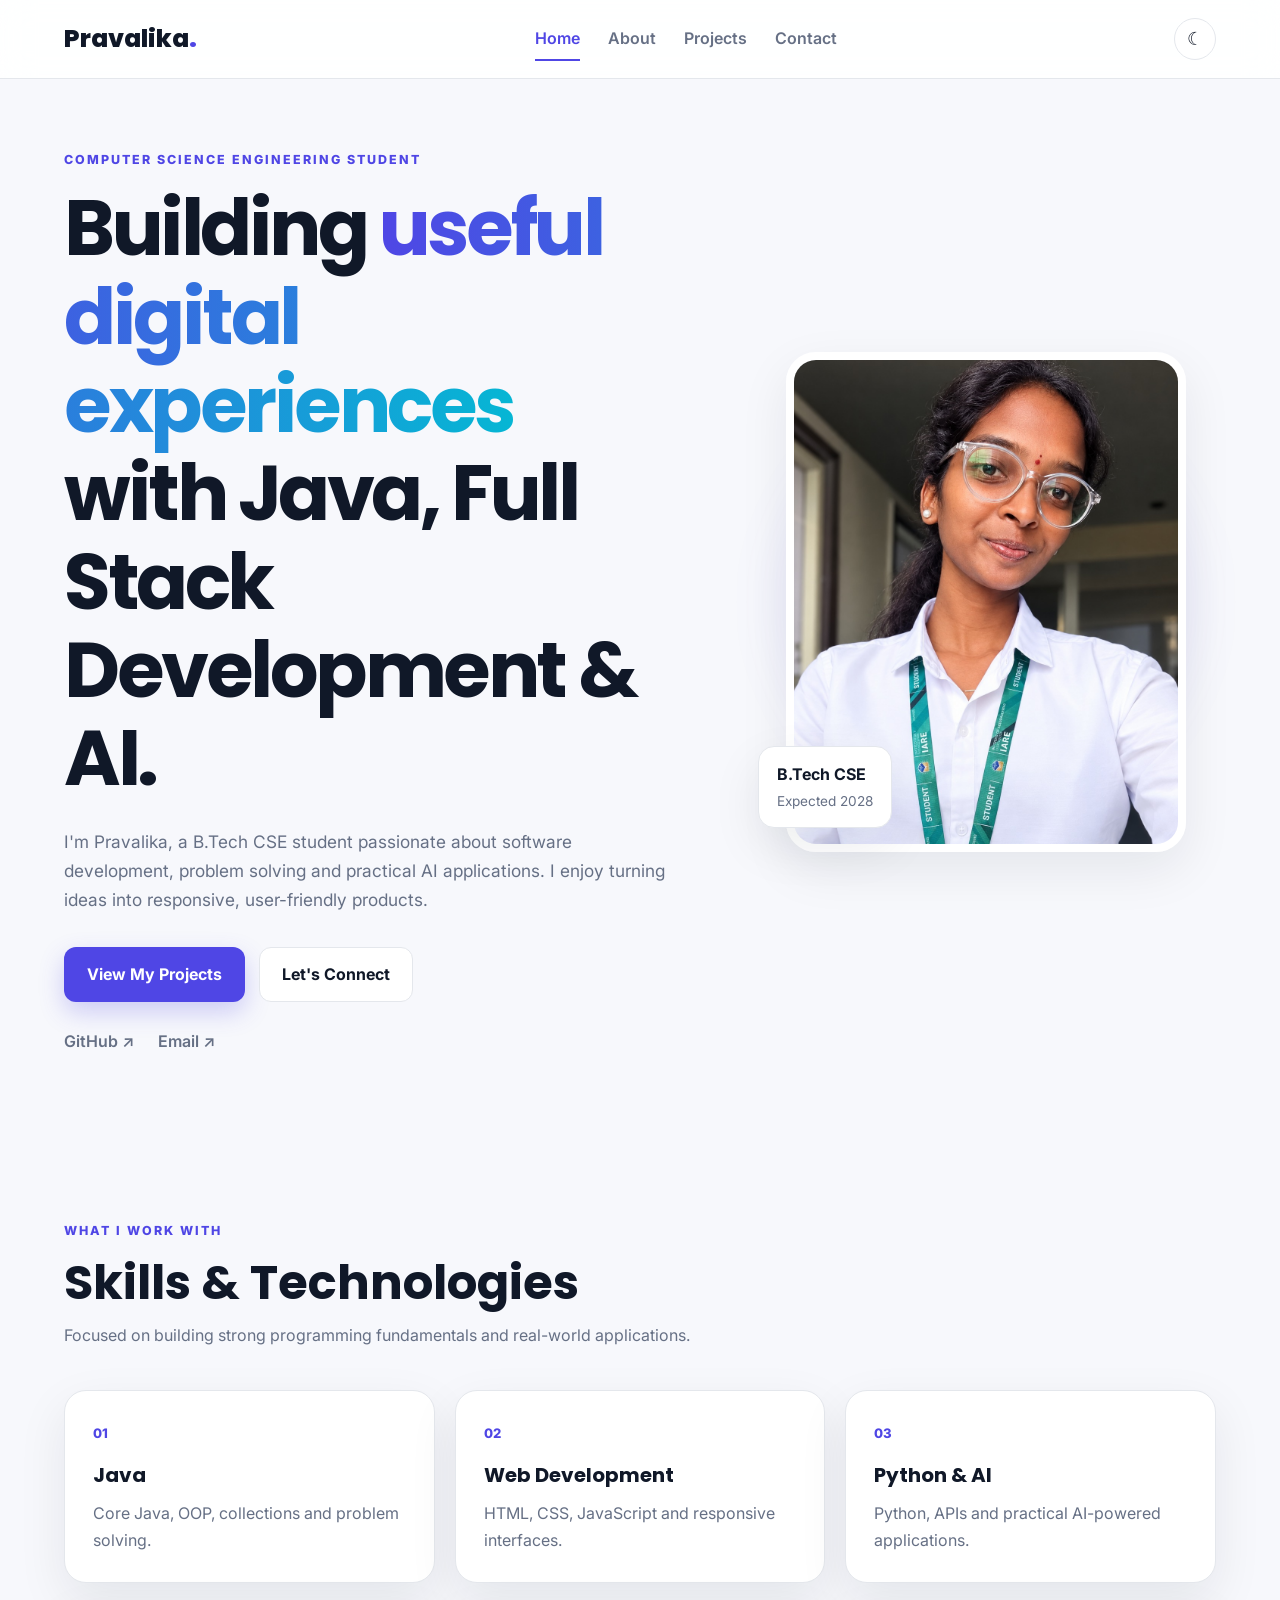
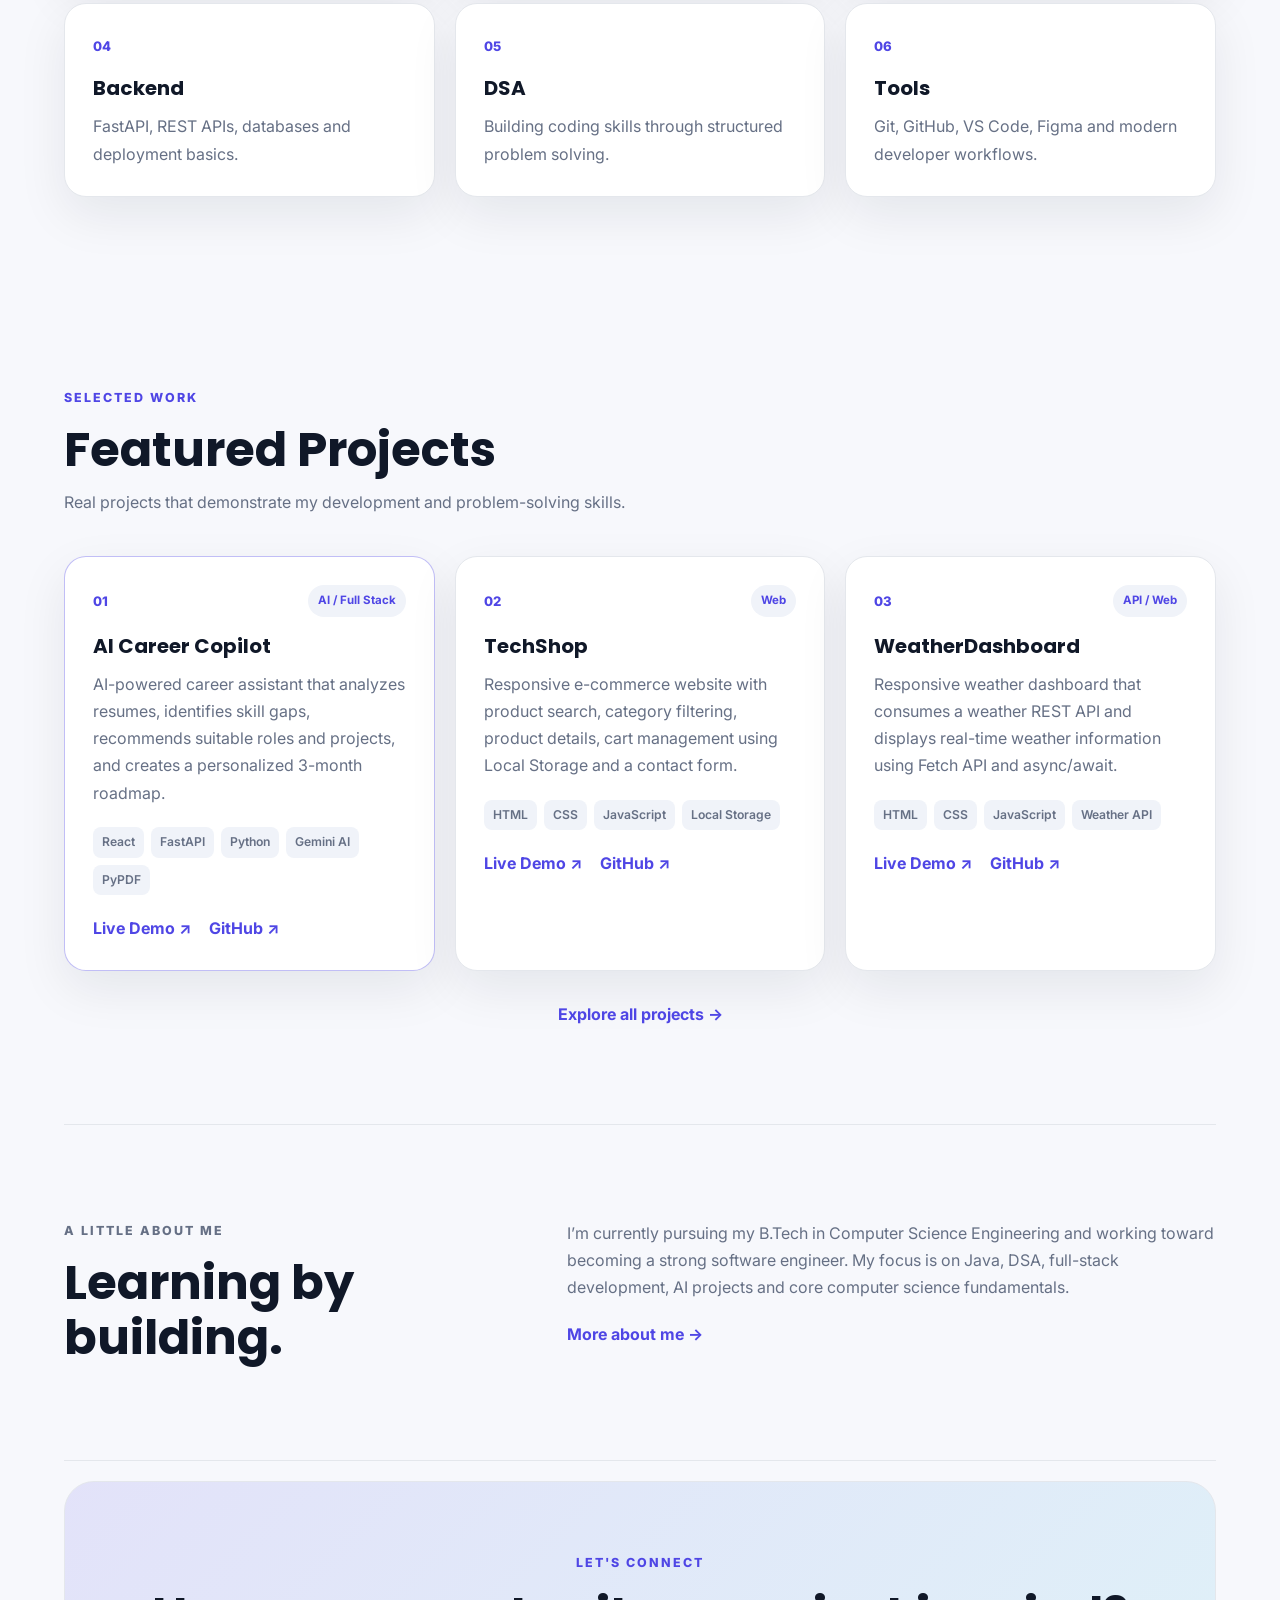
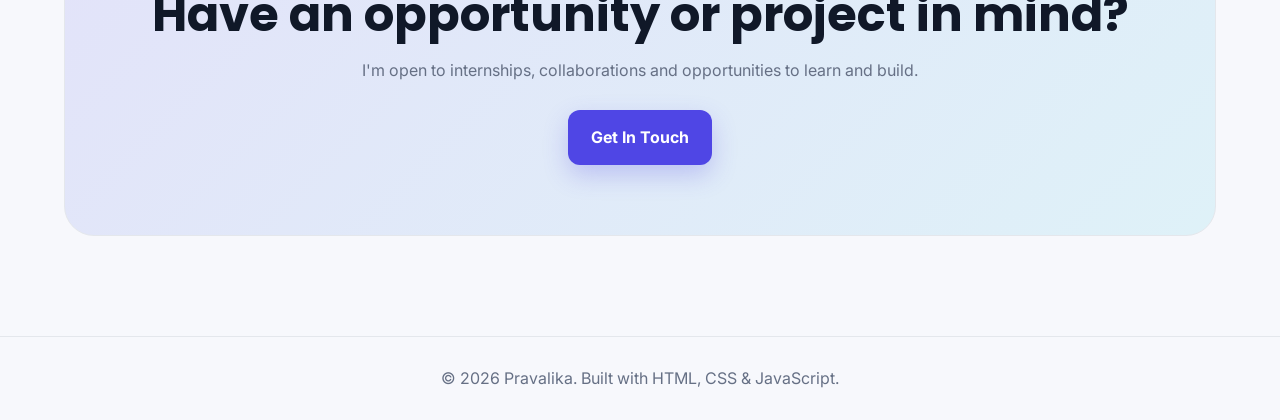
<file: index.html>
<!DOCTYPE html>
<html lang="en">
<head>
    <meta charset="UTF-8">
    <meta name="viewport" content="width=device-width, initial-scale=1.0">
    <meta name="description" content="Pravalika — Computer Science Engineering student focused on Java, Full Stack Development and Artificial Intelligence.">
    <title>Pravalika | CSE Student & Developer</title>
    <link rel="preconnect" href="https://fonts.googleapis.com">
    <link rel="preconnect" href="https://fonts.gstatic.com" crossorigin>
    <link href="https://fonts.googleapis.com/css2?family=Inter:wght@400;500;600;700;800&family=Poppins:wght@500;600;700;800&display=swap" rel="stylesheet">
    <link rel="stylesheet" href="style.css">
</head>
<body>
<header class="site-header">
    <a class="brand" href="index.html">Pravalika<span>.</span></a>
    <nav class="nav">
        <a class="active" href="index.html">Home</a>
        <a href="about.html">About</a>
        <a href="projects.html">Projects</a>
        <a href="contact.html">Contact</a>
    </nav>
    <button class="theme-toggle" id="theme-toggle" aria-label="Toggle dark mode">☾</button>
</header>

<main>
<section class="hero home-hero">
    <div class="hero-content">
        <p class="eyebrow">COMPUTER SCIENCE ENGINEERING STUDENT</p>
        <h1>Building <span>useful digital experiences</span> with Java, Full Stack Development & AI.</h1>
        <p class="hero-text">
            I'm Pravalika, a B.Tech CSE student passionate about software development,
            problem solving and practical AI applications. I enjoy turning ideas into
            responsive, user-friendly products.
        </p>
        <div class="hero-actions">
            <a class="btn primary" href="projects.html">View My Projects</a>
            <a class="btn secondary" href="contact.html">Let's Connect</a>
        </div>
        <div class="quick-links">
            <a href="https://github.com/pravalikathigutla-commits" target="_blank" rel="noopener">GitHub ↗</a>
            <a href="mailto:pravalikathigutla@gmail.com">Email ↗</a>
        </div>
    </div>

    <div class="profile-wrap">
        <div class="profile-glow"></div>
        <img class="profile-photo" src="images/profile.jpg" alt="Pravalika profile photo">
        <div class="profile-card">
            <strong>B.Tech CSE</strong>
            <span>Expected 2028</span>
        </div>
    </div>
</section>

<section class="section">
    <div class="section-heading">
        <p class="eyebrow">WHAT I WORK WITH</p>
        <h2>Skills & Technologies</h2>
        <p>Focused on building strong programming fundamentals and real-world applications.</p>
    </div>
    <div class="skill-grid">
        <div class="skill-card"><span>01</span><h3>Java</h3><p>Core Java, OOP, collections and problem solving.</p></div>
        <div class="skill-card"><span>02</span><h3>Web Development</h3><p>HTML, CSS, JavaScript and responsive interfaces.</p></div>
        <div class="skill-card"><span>03</span><h3>Python & AI</h3><p>Python, APIs and practical AI-powered applications.</p></div>
        <div class="skill-card"><span>04</span><h3>Backend</h3><p>FastAPI, REST APIs, databases and deployment basics.</p></div>
        <div class="skill-card"><span>05</span><h3>DSA</h3><p>Building coding skills through structured problem solving.</p></div>
        <div class="skill-card"><span>06</span><h3>Tools</h3><p>Git, GitHub, VS Code, Figma and modern developer workflows.</p></div>
    </div>
</section>

<section class="section projects-section">
    <div class="section-heading">
        <p class="eyebrow">SELECTED WORK</p>
        <h2>Featured Projects</h2>
        <p>Real projects that demonstrate my development and problem-solving skills.</p>
    </div>

    <div class="project-grid">
        <article class="project-card featured">
            <div class="project-top">
                <span class="project-number">01</span>
                <span class="project-badge">AI / Full Stack</span>
            </div>
            <h3>AI Career Copilot</h3>
            <p>AI-powered career assistant that analyzes resumes, identifies skill gaps, recommends suitable roles and projects, and creates a personalized 3-month roadmap.</p>
            <div class="tech-list"><span>React</span><span>FastAPI</span><span>Python</span><span>Gemini AI</span><span>PyPDF</span></div>
            <div class="project-links">
                <a href="https://ai-career-copilot-zeta-five.vercel.app/" target="_blank" rel="noopener">Live Demo ↗</a>
                <a href="https://github.com/pravalikathigutla-commits/AI-Career-Copilot" target="_blank" rel="noopener">GitHub ↗</a>
            </div>
        </article>

        <article class="project-card">
            <div class="project-top">
                <span class="project-number">02</span>
                <span class="project-badge">Web</span>
            </div>
            <h3>TechShop</h3>
            <p>Responsive e-commerce website with product search, category filtering, product details, cart management using Local Storage and a contact form.</p>
            <div class="tech-list"><span>HTML</span><span>CSS</span><span>JavaScript</span><span>Local Storage</span></div>
            <div class="project-links">
                <a href="https://tech-shop-red.vercel.app/" target="_blank" rel="noopener">Live Demo ↗</a>
                <a href="https://github.com/pravalikathigutla-commits/TechShop" target="_blank" rel="noopener">GitHub ↗</a>
            </div>
        </article>

        <article class="project-card">
           <div class="project-top">
           <span class="project-number">03</span>
           <span class="project-badge">API / Web</span>
           </div>
           <h3>WeatherDashboard</h3>
           <p>Responsive weather dashboard that consumes a weather REST API and displays real-time weather information using Fetch API and async/await.</p>
           <div class="tech-list"><span>HTML</span><span>CSS</span><span>JavaScript</span><span>Weather API</span></div>
           <div class="project-links">
               <a href="https://pravalikathigutla-commits.github.io/WeatherDashboard/" target="_blank" rel="noopener">Live Demo ↗</a>
               <a href="https://github.com/pravalikathigutla-commits/WeatherDashboard" target="_blank" rel="noopener">GitHub ↗</a>
           </div>
        </article>
    </div>
    <div class="center"><a class="text-link" href="projects.html">Explore all projects →</a></div>
</section>

<section class="section about-preview">
    <div>
        <p class="eyebrow">A LITTLE ABOUT ME</p>
        <h2>Learning by building.</h2>
    </div>
    <div>
        <p>I’m currently pursuing my B.Tech in Computer Science Engineering and working toward becoming a strong software engineer. My focus is on Java, DSA, full-stack development, AI projects and core computer science fundamentals.</p>
        <a class="text-link" href="about.html">More about me →</a>
    </div>
</section>

<section class="cta">
    <p class="eyebrow">LET'S CONNECT</p>
    <h2>Have an opportunity or project in mind?</h2>
    <p>I'm open to internships, collaborations and opportunities to learn and build.</p>
    <a class="btn primary" href="contact.html">Get In Touch</a>
</section>
</main>

<footer>
    <p>© 2026 Pravalika. Built with HTML, CSS & JavaScript.</p>
</footer>

<script src="script.js"></script>
</body>
</html>
</file>
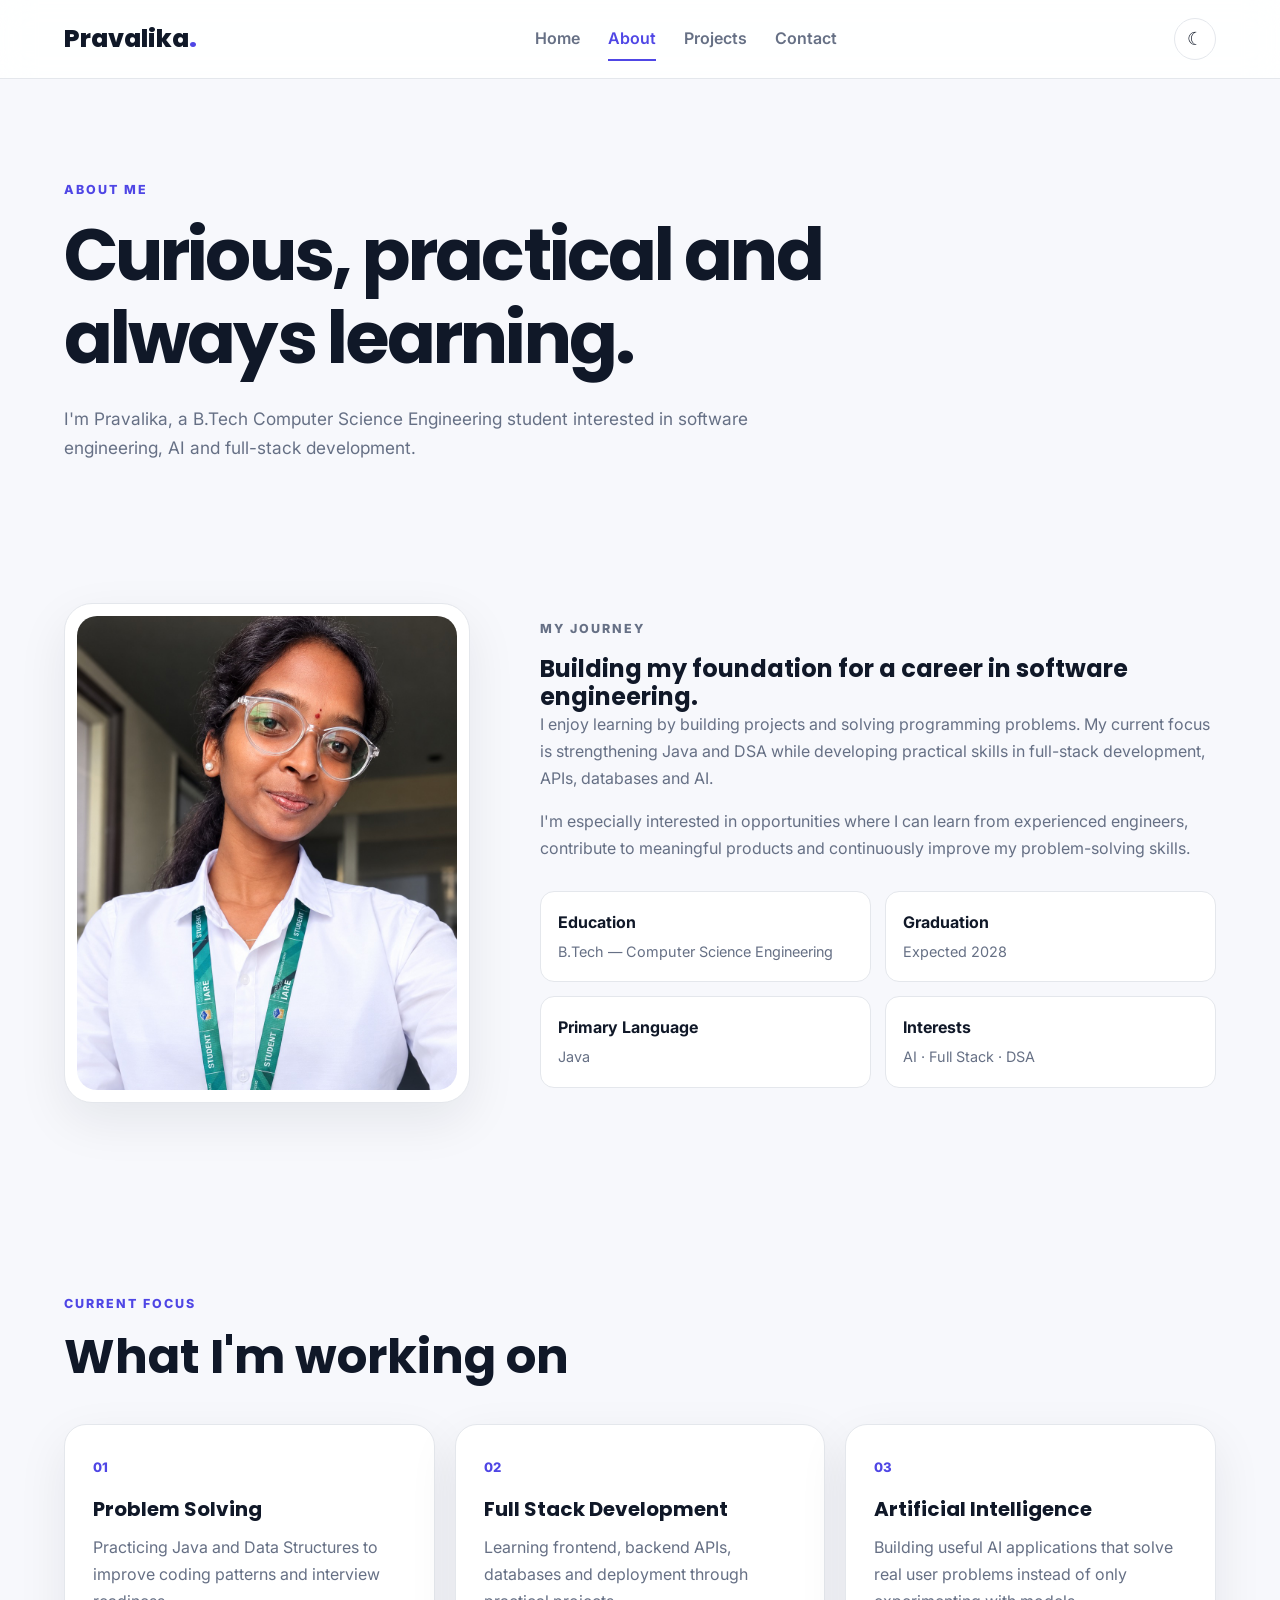
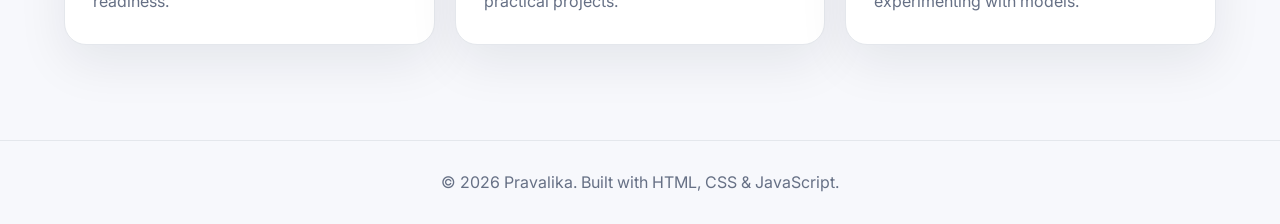
<file: about.html>
<!DOCTYPE html>
<html lang="en">
<head>
    <meta charset="UTF-8">
    <meta name="viewport" content="width=device-width, initial-scale=1.0">
    <meta name="description" content="About Pravalika, a Computer Science Engineering student focused on software development, AI and problem solving.">
    <title>About | Pravalika</title>
    <link rel="preconnect" href="https://fonts.googleapis.com">
    <link rel="preconnect" href="https://fonts.gstatic.com" crossorigin>
    <link href="https://fonts.googleapis.com/css2?family=Inter:wght@400;500;600;700;800&family=Poppins:wght@500;600;700;800&display=swap" rel="stylesheet">
    <link rel="stylesheet" href="style.css">
</head>
<body>
<header class="site-header">
    <a class="brand" href="index.html">Pravalika<span>.</span></a>
    <nav class="nav"><a href="index.html">Home</a><a class="active" href="about.html">About</a><a href="projects.html">Projects</a><a href="contact.html">Contact</a></nav>
    <button class="theme-toggle" id="theme-toggle" aria-label="Toggle dark mode">☾</button>
</header>

<main>
<section class="page-hero">
    <p class="eyebrow">ABOUT ME</p>
    <h1>Curious, practical and always learning.</h1>
    <p>I'm Pravalika, a B.Tech Computer Science Engineering student interested in software engineering, AI and full-stack development.</p>
</section>

<section class="section about-grid">
    <div class="about-photo-card"><img src="images/profile.jpg" alt="Pravalika"></div>
    <div class="about-copy">
        <p class="eyebrow">MY JOURNEY</p>
        <h2>Building my foundation for a career in software engineering.</h2>
        <p>I enjoy learning by building projects and solving programming problems. My current focus is strengthening Java and DSA while developing practical skills in full-stack development, APIs, databases and AI.</p>
        <p>I'm especially interested in opportunities where I can learn from experienced engineers, contribute to meaningful products and continuously improve my problem-solving skills.</p>
        <div class="info-grid">
            <div><strong>Education</strong><span>B.Tech — Computer Science Engineering</span></div>
            <div><strong>Graduation</strong><span>Expected 2028</span></div>
            <div><strong>Primary Language</strong><span>Java</span></div>
            <div><strong>Interests</strong><span>AI · Full Stack · DSA</span></div>
        </div>
    </div>
</section>

<section class="section">
    <div class="section-heading"><p class="eyebrow">CURRENT FOCUS</p><h2>What I'm working on</h2></div>
    <div class="focus-grid">
        <article class="skill-card"><span>01</span><h3>Problem Solving</h3><p>Practicing Java and Data Structures to improve coding patterns and interview readiness.</p></article>
        <article class="skill-card"><span>02</span><h3>Full Stack Development</h3><p>Learning frontend, backend APIs, databases and deployment through practical projects.</p></article>
        <article class="skill-card"><span>03</span><h3>Artificial Intelligence</h3><p>Building useful AI applications that solve real user problems instead of only experimenting with models.</p></article>
    </div>
</section>
</main>
<footer><p>© 2026 Pravalika. Built with HTML, CSS & JavaScript.</p></footer>
<script src="script.js"></script>
</body>
</html>
</file>
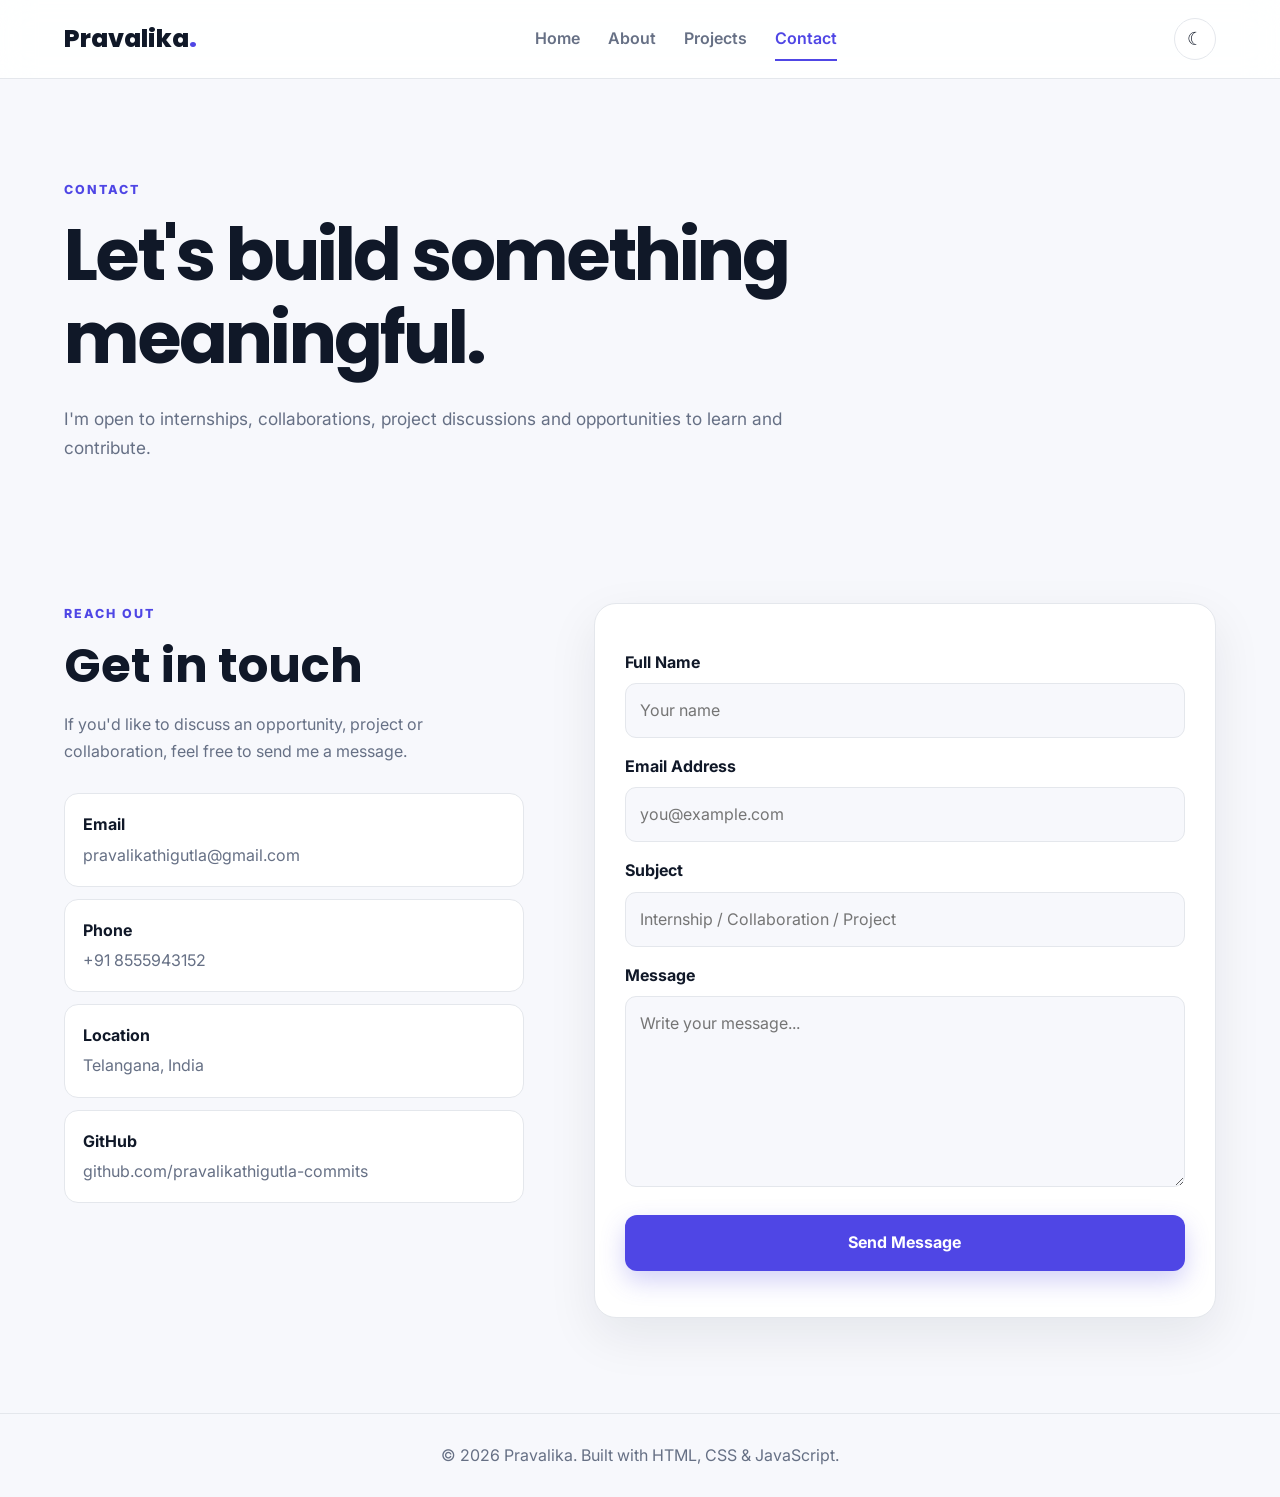
<file: contact.html>
<!DOCTYPE html>
<html lang="en">
<head>
    <meta charset="UTF-8">
    <meta name="viewport" content="width=device-width, initial-scale=1.0">
    <meta name="description" content="Contact Pravalika for internships, collaborations and software development opportunities.">
    <title>Contact | Pravalika</title>
    <link rel="preconnect" href="https://fonts.googleapis.com">
    <link rel="stylesheet" href="style.css">
</head>
<body>
<header class="site-header">
    <a class="brand" href="index.html">Pravalika<span>.</span></a>
    <nav class="nav"><a href="index.html">Home</a><a href="about.html">About</a><a href="projects.html">Projects</a><a class="active" href="contact.html">Contact</a></nav>
    <button class="theme-toggle" id="theme-toggle" aria-label="Toggle dark mode">☾</button>
</header>

<main>
<section class="page-hero">
    <p class="eyebrow">CONTACT</p>
    <h1>Let's build something meaningful.</h1>
    <p>I'm open to internships, collaborations, project discussions and opportunities to learn and contribute.</p>
</section>

<section class="section contact-grid">
    <div>
        <p class="eyebrow">REACH OUT</p>
        <h2>Get in touch</h2>
        <p class="contact-intro">If you'd like to discuss an opportunity, project or collaboration, feel free to send me a message.</p>
        <div class="contact-list">
            <a href="mailto:pravalikathigutla@gmail.com"><strong>Email</strong><span>pravalikathigutla@gmail.com</span></a>
            <a href="tel:+918555943152"><strong>Phone</strong><span>+91 8555943152</span></a>
            <div><strong>Location</strong><span>Telangana, India</span></div>
            <a href="https://github.com/pravalikathigutla-commits" target="_blank" rel="noopener"><strong>GitHub</strong><span>github.com/pravalikathigutla-commits</span></a>
        </div>
    </div>

    <form id="contact-form" action="https://formspree.io/f/mlgqqnjp" method="POST">
        <label for="name">Full Name</label>
        <input type="text" id="name" name="name" placeholder="Your name" required>

        <label for="email">Email Address</label>
        <input type="email" id="email" name="email" placeholder="you@example.com" required>

        <label for="subject">Subject</label>
        <input type="text" id="subject" name="subject" placeholder="Internship / Collaboration / Project">

        <label for="message">Message</label>
        <textarea id="message" name="message" rows="6" placeholder="Write your message..." required></textarea>

        <input type="text" name="_gotcha" class="honeypot" tabindex="-1" autocomplete="off">
        <button class="btn primary full-btn" type="submit" id="submit-btn">Send Message</button>
        <p id="status" class="form-status" aria-live="polite"></p>
    </form>
</section>
</main>

<footer><p>© 2026 Pravalika. Built with HTML, CSS & JavaScript.</p></footer>

<script src="script.js"></script>
<script>
const form = document.getElementById("contact-form");
const status = document.getElementById("status");
const button = document.getElementById("submit-btn");

form.addEventListener("submit", async (e) => {
    e.preventDefault();
    button.disabled = true;
    button.textContent = "Sending...";
    status.textContent = "";

    try {
        const response = await fetch(form.action, {
            method: "POST",
            body: new FormData(form),
            headers: { "Accept": "application/json" }
        });

        if (response.ok) {
            status.className = "form-status success";
            status.textContent = "Message sent successfully!";
            form.reset();
        } else {
            status.className = "form-status error";
            status.textContent = "Unable to send the message. Please try again.";
        }
    } catch {
        status.className = "form-status error";
        status.textContent = "Network error. Please try again.";
    } finally {
        button.disabled = false;
        button.textContent = "Send Message";
    }
});
</script>
</body>
</html>
</file>
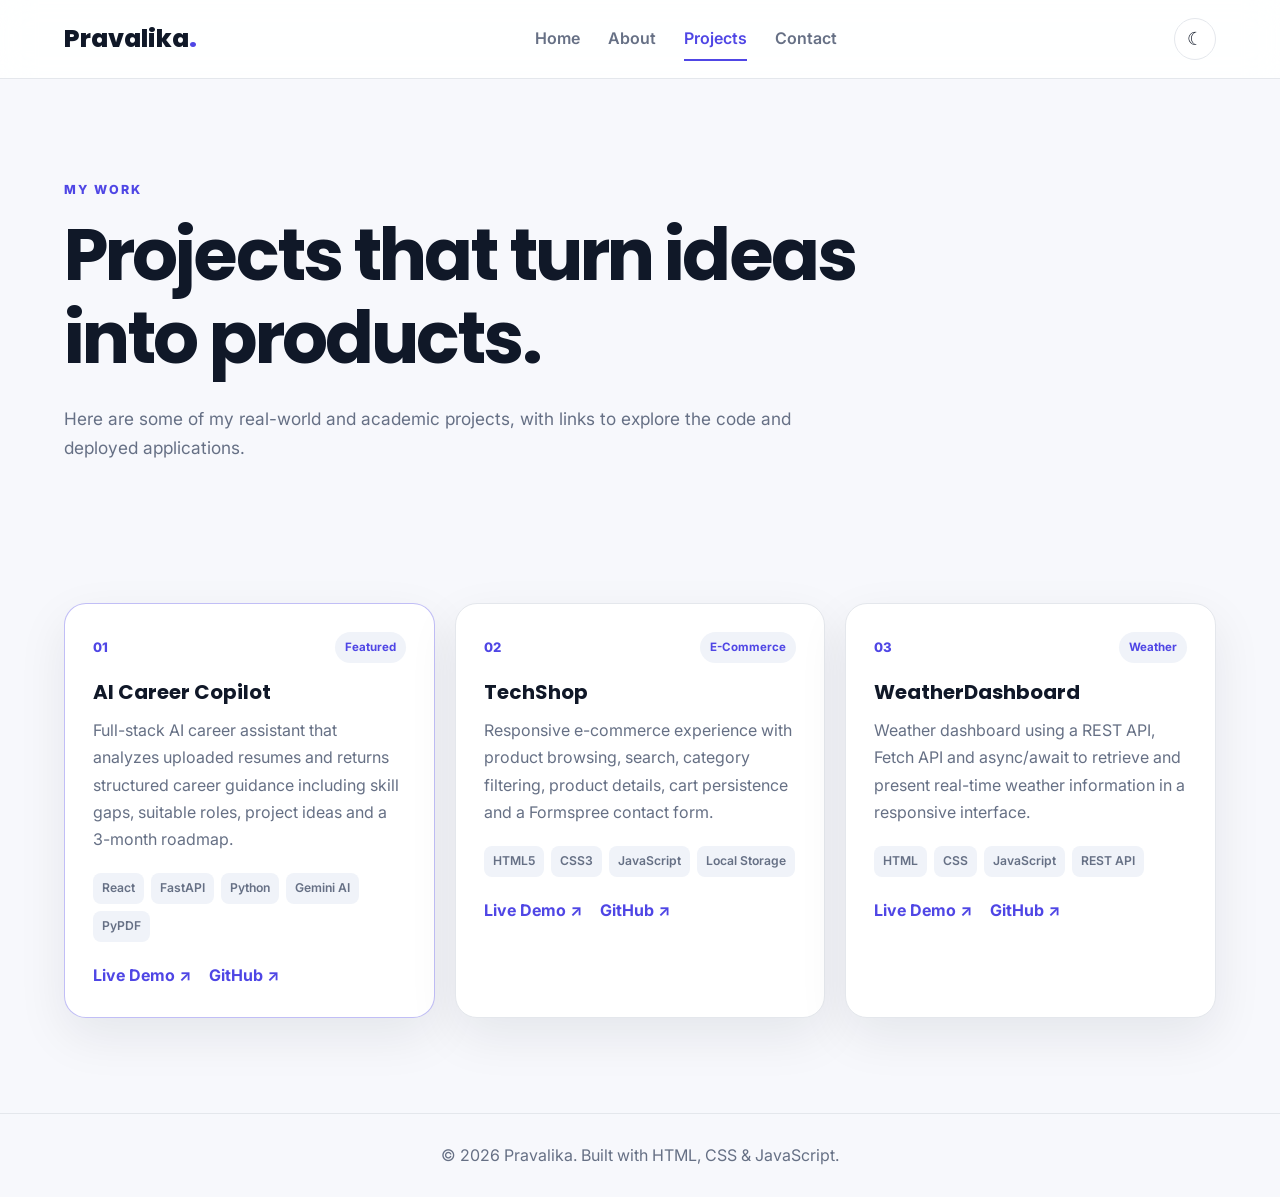
<file: projects.html>
<!DOCTYPE html>
<html lang="en">
<head>
    <meta charset="UTF-8">
    <meta name="viewport" content="width=device-width, initial-scale=1.0">
    <meta name="description" content="Projects by Pravalika including AI Career Copilot, TechShop and WeatherDashboard.">
    <title>Projects | Pravalika</title>
    <link rel="preconnect" href="https://fonts.googleapis.com">
    <link rel="preconnect" href="https://fonts.gstatic.com" crossorigin>
    <link href="https://fonts.googleapis.com/css2?family=Inter:wght@400;500;600;700;800&family=Poppins:wght@500;600;700;800&display=swap" rel="stylesheet">
    <link rel="stylesheet" href="style.css">
</head>
<body>
<header class="site-header">
    <a class="brand" href="index.html">Pravalika<span>.</span></a>
    <nav class="nav">
        <a href="index.html">Home</a><a href="about.html">About</a><a class="active" href="projects.html">Projects</a><a href="contact.html">Contact</a>
    </nav>
    <button class="theme-toggle" id="theme-toggle" aria-label="Toggle dark mode">☾</button>
</header>

<main>
<section class="page-hero">
    <p class="eyebrow">MY WORK</p>
    <h1>Projects that turn ideas into products.</h1>
    <p>Here are some of my real-world and academic projects, with links to explore the code and deployed applications.</p>
</section>

<section class="section">
<div class="project-grid project-page-grid">
    <article class="project-card featured">
        <div class="project-top"><span class="project-number">01</span><span class="project-badge">Featured</span></div>
        <h3>AI Career Copilot</h3>
        <p>Full-stack AI career assistant that analyzes uploaded resumes and returns structured career guidance including skill gaps, suitable roles, project ideas and a 3-month roadmap.</p>
        <div class="tech-list"><span>React</span><span>FastAPI</span><span>Python</span><span>Gemini AI</span><span>PyPDF</span></div>
        <div class="project-links"><a href="https://ai-career-copilot-zeta-five.vercel.app/" target="_blank" rel="noopener">Live Demo ↗</a><a href="https://github.com/pravalikathigutla-commits/AI-Career-Copilot" target="_blank" rel="noopener">GitHub ↗</a></div>
    </article>

    <article class="project-card">
        <div class="project-top"><span class="project-number">02</span><span class="project-badge">E-Commerce</span></div>
        <h3>TechShop</h3>
        <p>Responsive e-commerce experience with product browsing, search, category filtering, product details, cart persistence and a Formspree contact form.</p>
        <div class="tech-list"><span>HTML5</span><span>CSS3</span><span>JavaScript</span><span>Local Storage</span></div>
        <div class="project-links"><a href="https://tech-shop-red.vercel.app/" target="_blank" rel="noopener">Live Demo ↗</a><a href="https://github.com/pravalikathigutla-commits/TechShop" target="_blank" rel="noopener">GitHub ↗</a></div>
    </article>

    <article class="project-card">
        <div class="project-top"><span class="project-number">03</span><span class="project-badge">Weather</span></div>
        <h3>WeatherDashboard</h3>
        <p>Weather dashboard using a REST API, Fetch API and async/await to retrieve and present real-time weather information in a responsive interface.</p>
        <div class="tech-list"><span>HTML</span><span>CSS</span><span>JavaScript</span><span>REST API</span></div>
        <div class="project-links"><a href="https://pravalikathigutla-commits.github.io/WeatherDashboard/" target="_blank" rel="noopener">Live Demo ↗</a><a href="https://github.com/pravalikathigutla-commits/WeatherDashboard" target="_blank" rel="noopener">GitHub ↗</a></div>
    </article>
</div>
</section>
</main>
<footer><p>© 2026 Pravalika. Built with HTML, CSS & JavaScript.</p></footer>
<script src="script.js"></script>
</body>
</html>
</file>
<file: style.css>
@import url('https://fonts.googleapis.com/css2?family=Inter:wght@400;500;600;700;800&family=Poppins:wght@500;600;700;800&display=swap');

:root {
    --bg: #f7f8fc;
    --surface: #ffffff;
    --surface-2: #f0f3f9;
    --text: #101828;
    --muted: #667085;
    --line: #e4e7ec;
    --primary: #4f46e5;
    --primary-dark: #3730a3;
    --accent: #06b6d4;
    --shadow: 0 18px 50px rgba(16, 24, 40, .08);
    --radius: 22px;
    --max: 1180px;
}

body.dark {
    --bg: #080b14;
    --surface: #101522;
    --surface-2: #171d2b;
    --text: #f8fafc;
    --muted: #a7b0c0;
    --line: #263044;
    --shadow: 0 18px 50px rgba(0,0,0,.35);
}

* { box-sizing: border-box; margin: 0; padding: 0; }
html { scroll-behavior: smooth; }
body {
    font-family: Inter, sans-serif;
    background: var(--bg);
    color: var(--text);
    line-height: 1.7;
    transition: background .25s, color .25s;
}
a { color: inherit; text-decoration: none; }
button, input, textarea { font: inherit; }
img { max-width: 100%; display: block; }

.site-header {
    position: sticky;
    top: 0;
    z-index: 50;
    display: flex;
    align-items: center;
    justify-content: space-between;
    gap: 24px;
    padding: 18px max(5vw, 24px);
    background: color-mix(in srgb, var(--surface) 88%, transparent);
    backdrop-filter: blur(16px);
    border-bottom: 1px solid var(--line);
}
.brand {
    font-family: Poppins, sans-serif;
    font-size: 1.55rem;
    font-weight: 800;
}
.brand span { color: var(--primary); }
.nav { display: flex; gap: 28px; align-items: center; }
.nav a { color: var(--muted); font-weight: 600; position: relative; }
.nav a:hover, .nav a.active { color: var(--primary); }
.nav a.active::after {
    content: "";
    position: absolute;
    left: 0; right: 0; bottom: -8px;
    height: 2px; background: var(--primary);
}
.theme-toggle {
    width: 42px; height: 42px; border-radius: 50%;
    border: 1px solid var(--line); background: var(--surface);
    color: var(--text); cursor: pointer; font-size: 1.1rem;
}
.theme-toggle:hover { transform: rotate(20deg); }

.hero, .page-hero, .section { width: min(var(--max), 90%); margin-inline: auto; }
.home-hero {
    min-height: calc(100vh - 80px);
    display: grid;
    grid-template-columns: 1.15fr .85fr;
    align-items: center;
    gap: 70px;
    padding: 70px 0;
}
.eyebrow {
    color: var(--primary);
    font-size: .78rem;
    letter-spacing: .16em;
    font-weight: 800;
    margin-bottom: 14px;
}
.hero h1, .page-hero h1, h2 {
    font-family: Poppins, sans-serif;
    line-height: 1.15;
}
.hero h1 { font-size: clamp(2.7rem, 6vw, 5rem); letter-spacing: -.045em; }
.hero h1 span {
    background: linear-gradient(90deg, var(--primary), var(--accent));
    -webkit-background-clip: text; background-clip: text; color: transparent;
}
.hero-text, .page-hero > p:last-child {
    color: var(--muted); font-size: 1.08rem; max-width: 720px; margin-top: 24px;
}
.hero-actions { display: flex; flex-wrap: wrap; gap: 14px; margin-top: 32px; }
.btn {
    display: inline-flex; align-items: center; justify-content: center;
    padding: 13px 22px; border-radius: 12px; font-weight: 700;
    border: 1px solid transparent; transition: .25s ease; cursor: pointer;
}
.btn:hover { transform: translateY(-2px); }
.btn.primary { background: var(--primary); color: white; box-shadow: 0 10px 25px rgba(79,70,229,.25); }
.btn.primary:hover { background: var(--primary-dark); }
.btn.secondary { border-color: var(--line); background: var(--surface); }
.quick-links { display: flex; gap: 24px; margin-top: 26px; color: var(--muted); font-weight: 600; }
.quick-links a:hover { color: var(--primary); }

.profile-wrap { position: relative; width: min(400px, 85vw); justify-self: center; }
.profile-glow {
    position: absolute; inset: -35px;
    background: radial-gradient(circle, rgba(79,70,229,.25), transparent 65%);
    filter: blur(15px); z-index: -1;
}
.profile-photo {
    width: 100%; aspect-ratio: 4/5; object-fit: cover;
    object-position: center 18%; border-radius: 30px;
    border: 8px solid var(--surface); box-shadow: var(--shadow);
}
.profile-card {
    position: absolute; left: -28px; bottom: 24px;
    background: var(--surface); border: 1px solid var(--line);
    border-radius: 16px; padding: 14px 18px; box-shadow: var(--shadow);
    display: grid; gap: 2px;
}
.profile-card span { color: var(--muted); font-size: .85rem; }

.section { padding: 95px 0; }
.section-heading { max-width: 680px; margin-bottom: 40px; }
.section-heading h2, .about-preview h2, .contact-grid h2 { font-size: clamp(2rem, 4vw, 3rem); }
.section-heading > p:last-child { color: var(--muted); margin-top: 12px; }

.skill-grid, .project-grid, .focus-grid {
    display: grid; grid-template-columns: repeat(3, 1fr); gap: 20px;
}
.skill-card, .project-card {
    background: var(--surface); border: 1px solid var(--line);
    border-radius: var(--radius); padding: 28px; box-shadow: var(--shadow);
    transition: transform .25s ease, border-color .25s ease;
}
.skill-card:hover, .project-card:hover { transform: translateY(-6px); border-color: rgba(79,70,229,.35); }
.skill-card > span, .project-number { color: var(--primary); font-weight: 800; font-size: .82rem; }
.skill-card h3, .project-card h3 { font-family: Poppins, sans-serif; font-size: 1.25rem; margin: 12px 0 8px; }
.skill-card p, .project-card p { color: var(--muted); }
.project-card.featured { border-color: rgba(79,70,229,.35); }
.project-top { display: flex; justify-content: space-between; gap: 12px; align-items: center; }
.project-badge {
    font-size: .72rem; font-weight: 700; padding: 6px 10px;
    border-radius: 99px; background: var(--surface-2); color: var(--primary);
}
.tech-list { display: flex; flex-wrap: wrap; gap: 7px; margin: 20px 0; }
.tech-list span {
    padding: 5px 9px; border-radius: 8px; background: var(--surface-2);
    color: var(--muted); font-size: .76rem; font-weight: 600;
}
.project-links { display: flex; gap: 18px; flex-wrap: wrap; margin-top: 20px; }
.project-links a, .text-link { color: var(--primary); font-weight: 700; }
.center { text-align: center; margin-top: 30px; }
.about-preview {
    display: grid; grid-template-columns: .8fr 1.2fr; gap: 70px;
    border-top: 1px solid var(--line); border-bottom: 1px solid var(--line);
}
.about-preview p { color: var(--muted); }
.about-preview .text-link { display: inline-block; margin-top: 20px; }

.page-hero { padding: 100px 0 45px; }
.page-hero h1 { font-size: clamp(2.5rem, 6vw, 4.5rem); letter-spacing: -.04em; max-width: 900px; }
.page-hero > p:last-child { max-width: 760px; }

.about-grid { display: grid; grid-template-columns: .75fr 1.25fr; gap: 70px; align-items: center; }
.about-photo-card { background: var(--surface); padding: 12px; border: 1px solid var(--line); border-radius: 28px; box-shadow: var(--shadow); }
.about-photo-card img { aspect-ratio: 4/5; object-fit: cover; object-position: center 18%; border-radius: 20px; }
.about-copy p { color: var(--muted); margin-bottom: 16px; }
.info-grid { display: grid; grid-template-columns: 1fr 1fr; gap: 14px; margin-top: 28px; }
.info-grid div { padding: 17px; background: var(--surface); border: 1px solid var(--line); border-radius: 14px; }
.info-grid strong, .info-grid span { display: block; }
.info-grid span { color: var(--muted); font-size: .9rem; margin-top: 4px; }
.focus-grid { grid-template-columns: repeat(3, 1fr); }

.contact-grid { display: grid; grid-template-columns: .85fr 1.15fr; gap: 70px; align-items: start; }
.contact-intro { color: var(--muted); margin: 18px 0 28px; }
.contact-list { display: grid; gap: 12px; }
.contact-list > * {
    padding: 17px 18px; border: 1px solid var(--line); border-radius: 14px;
    background: var(--surface); display: grid; gap: 3px;
}
.contact-list span { color: var(--muted); word-break: break-word; }
form {
    background: var(--surface); border: 1px solid var(--line);
    padding: 30px; border-radius: var(--radius); box-shadow: var(--shadow);
}
label { display: block; margin: 15px 0 7px; font-weight: 700; }
input, textarea {
    width: 100%; padding: 13px 14px; border: 1px solid var(--line);
    border-radius: 11px; background: var(--bg); color: var(--text);
    outline: none;
}
input:focus, textarea:focus { border-color: var(--primary); box-shadow: 0 0 0 3px rgba(79,70,229,.1); }
.full-btn { width: 100%; margin-top: 20px; }
.honeypot { display: none; }
.form-status { margin-top: 16px; text-align: center; font-weight: 600; }
.success { color: #16a34a; }
.error { color: #dc2626; }

.cta {
    width: min(var(--max), 90%); margin: 20px auto 100px; padding: 70px 30px;
    text-align: center; border-radius: 30px;
    background: linear-gradient(135deg, rgba(79,70,229,.12), rgba(6,182,212,.1));
    border: 1px solid var(--line);
}
.cta h2 { font-size: clamp(2rem, 4vw, 3rem); }
.cta > p:not(.eyebrow) { color: var(--muted); max-width: 620px; margin: 14px auto 26px; }

footer { border-top: 1px solid var(--line); padding: 28px 20px; text-align: center; color: var(--muted); }

@media (max-width: 900px) {
    .home-hero, .about-grid, .contact-grid, .about-preview { grid-template-columns: 1fr; }
    .profile-wrap { order: -1; width: min(330px, 75vw); }
    .skill-grid, .project-grid, .focus-grid { grid-template-columns: repeat(2, 1fr); }
}
@media (max-width: 650px) {
    .site-header { padding: 15px 18px; flex-wrap: wrap; }
    .nav { order: 3; width: 100%; justify-content: center; gap: 18px; font-size: .9rem; }
    .home-hero { padding: 55px 0; }
    .hero h1 { font-size: 2.55rem; }
    .profile-wrap { order: -1; width: min(290px, 78vw); }
    .profile-card { left: -8px; }
    .section { padding: 65px 0; }
    .skill-grid, .project-grid, .focus-grid, .info-grid { grid-template-columns: 1fr; }
    .page-hero { padding: 70px 0 25px; }
}
</file>
